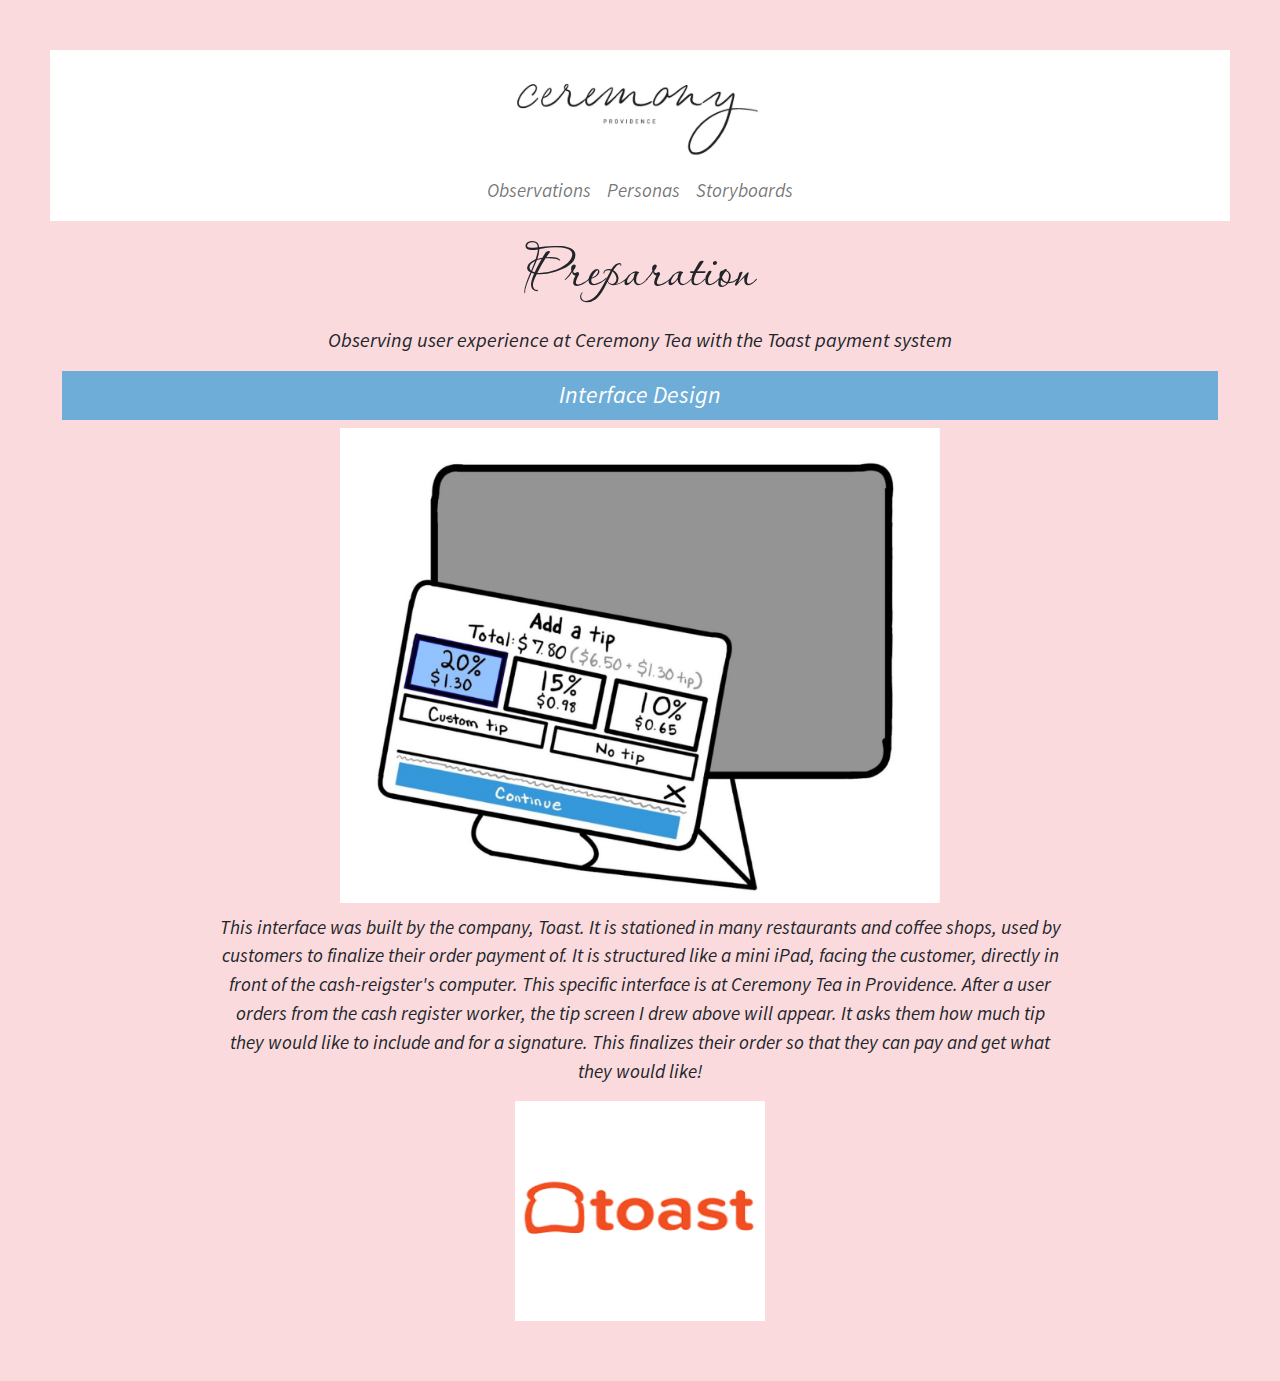
<file: index.html>
<!-- code in this assigment was written with help from Jeff Huang's YouTube video on responsive UI: https://www.youtube.com/watch?v=6Df6xbs5m8A&t=3387s -->
<!-- code in this assigment was also written with help on boostrap from https://getbootstrap.com/docs/4.1/getting-started/ -->

<!doctype html>
<html lang="en"> <!-- indicates this file is written in english -->
  <head>
    <meta charset="utf-8"> <!-- tells that we are coding in utf 8 -->
    <meta name="viewport" content="width=device-width, initial-scale=1, shrink-to-fit=no">

    <!-- linking to our stylesheets -->
    <link rel="stylesheet" href="bootstrap.css">
    <link rel="stylesheet" href="style.css">
    <title>Storyboarding and Personas</title>
  </head>
  <body>

<nav class="navbar navbar-expand-sm navbar-light bg-white">
    <div class="container-fluid d-flex flex-column"> 
        <!-- the # below just means go back to your own page -->
        <a class="navbar-brand" href="#"><img src="images/ceremonyTea.jpg" alt="ceremony logo" width="300" height ="100"></a> 
        <div class="collapse navbar-collapse">
            <ul class="navbar-nav ml-auto">
                <li class="navbar-item"><a href="observations.html" class="nav-link">Observations</a></li>
                <li class="navbar-item"><a href="personas.html" class="nav-link">Personas</a></li>
                <li class="navbar-item"><a href="storyboards.html" class="nav-link">Storyboards</a></li>
            </ul>
        </div>
    </div>
</div>
</nav>

</body>

<div id="preparation.html" class="container-fluid bg-gray text-center">
    <h1 class="text-dark display-1">Preparation</h1>
    <p class="lead"> Observing user experience at Ceremony Tea with the Toast payment system </p>
    <h4 class="header">Interface Design</h4>
    <img src="images/toastDesign.png" alt="toast at checkout" width="600" height ="475">
</div>

<div  class="container">
    <p> This interface was built by the company, Toast. It is stationed in many 
        restaurants and coffee shops, used by customers to finalize their order payment of.
         It is structured like a mini iPad, facing the customer, directly in front
        of the cash-reigster's computer. This specific interface is at Ceremony Tea in Providence. 
        After a user orders from the cash register worker, the tip screen I drew above will appear. 
        It asks them how much tip they would like to include and for a signature. 
        This finalizes their order so that they can pay and get what they would like!  </p>
        <img src="images/toast.png" alt="toast company logo" width="250" height ="220">
</div>
</html>
</file>
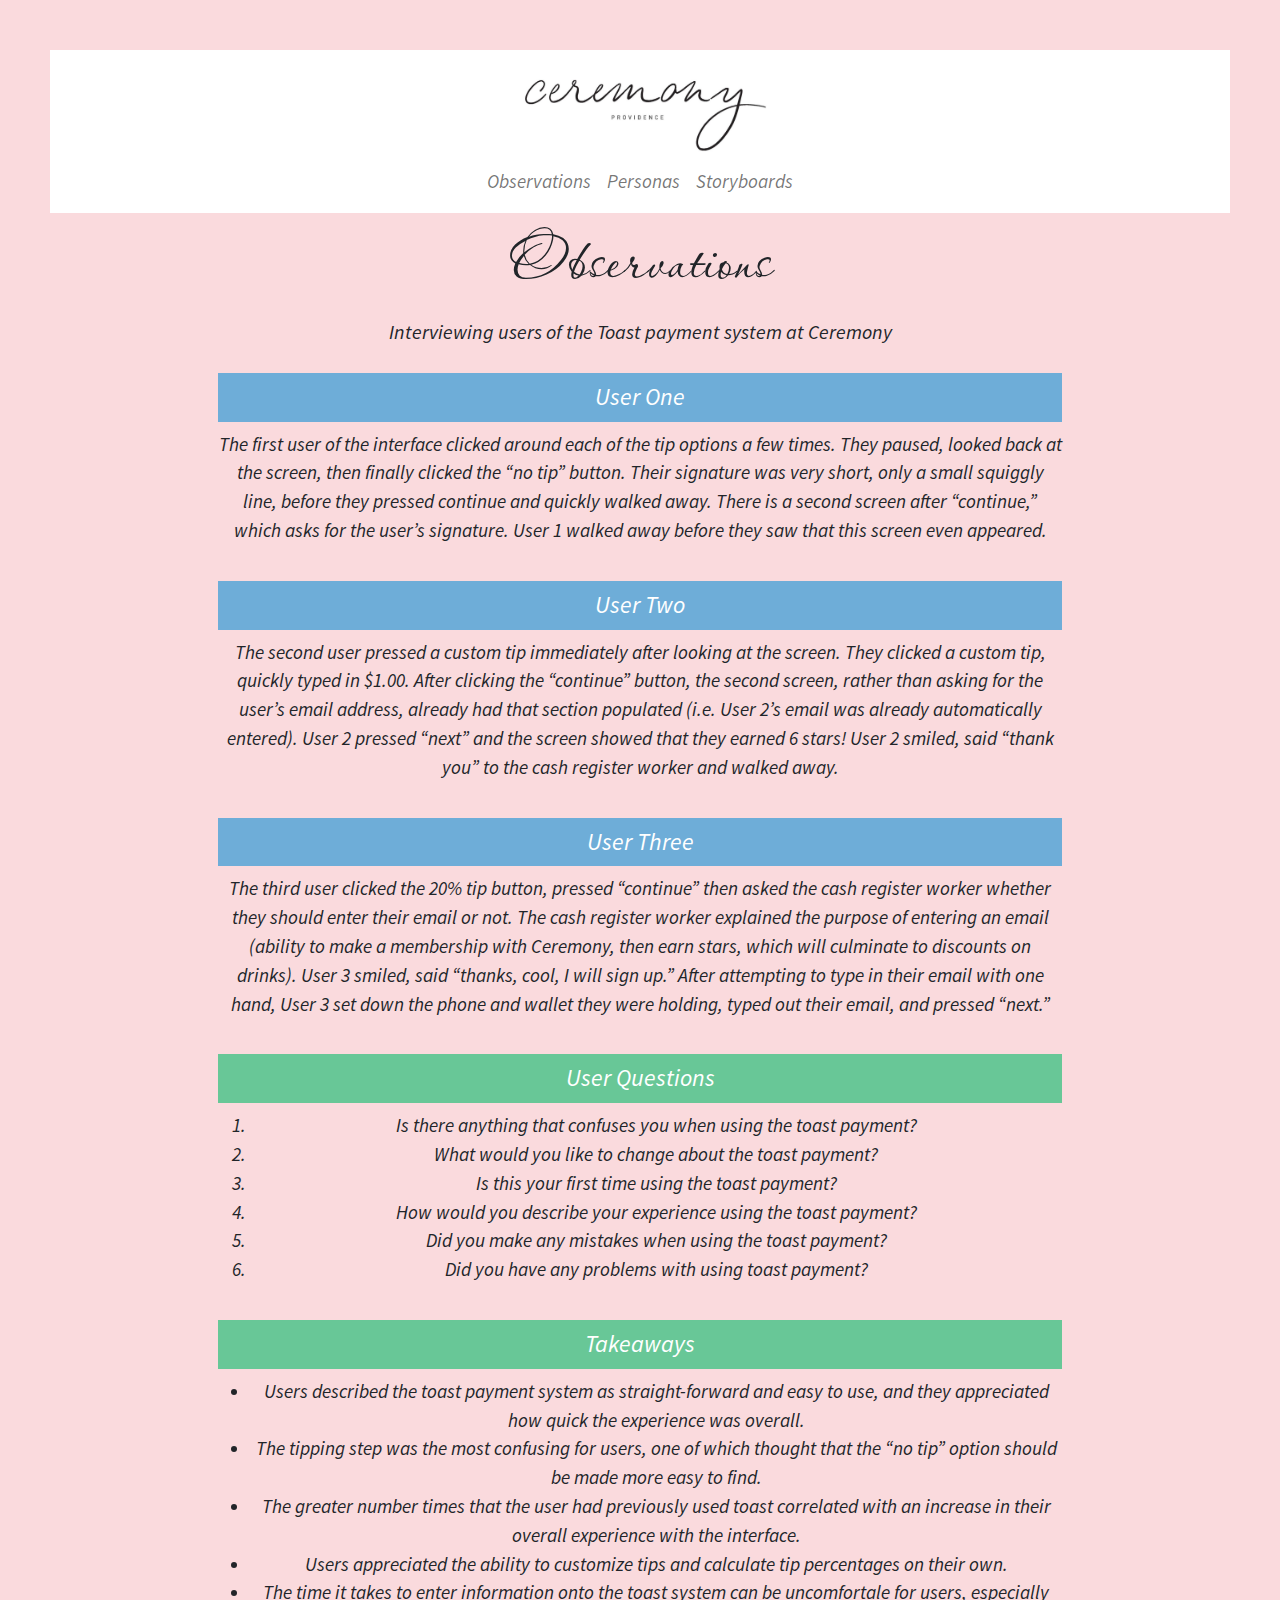
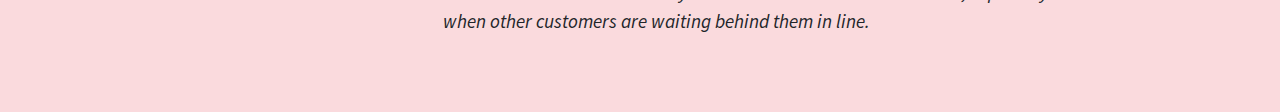
<file: observations.html>
<!doctype html>
<html lang="en"> <!-- indicates this file is written in english -->
  <head>
    <meta charset="utf-8"> <!-- tells that we are coding in utf 8 -->
    <meta name="viewport" content="width=device-width, initial-scale=1, shrink-to-fit=no">

    <!-- linking to our stylesheets -->
    <link rel="stylesheet" href="bootstrap.css">
    <link rel="stylesheet" href="style.css">
    <title>Storyboarding and Personas</title>
  </head>
  <body>

<nav class="navbar navbar-expand-sm navbar-light bg-white">
    <div class="container-fluid d-flex flex-column"> 
        <!-- the # below just means go back to your own page -->
        <a href="index.html"><button class="button"><img src="images/ceremonyTea.jpg" alt="ceremony logo" width="300" height ="100"></a> 
        <div class="collapse navbar-collapse">
            <ul class="navbar-nav ml-auto">
                <li class="navbar-item"><a href="observations.html" class="nav-link">Observations</a></li>
                <li class="navbar-item"><a href="personas.html" class="nav-link">Personas</a></li>
                <li class="navbar-item"><a href="storyboards.html" class="nav-link">Storyboards</a></li>
            </ul>
        </div>
    </div>
</div>
</nav>

<div id="preparation.html" class="container-fluid bg-gray text-center">
    <h1 class="text-dark display-1">Observations</h1>
    <p class="lead"> Interviewing users of the Toast payment system at Ceremony </p>
</div>

<div  class="container">
    <h4 class="header">User One</h4>
    <p> The first user of the interface clicked around each of the tip options a few times. They paused, 
        looked back at the screen, then finally clicked the “no tip” button. Their signature was very short, 
        only a small squiggly line, before they pressed continue and quickly walked away. There is a second 
        screen after “continue,” which asks for the user’s signature. User 1 walked away before they saw 
        that this screen even appeared.  </p>
</div>

<div  class="container">
    <h4 class="header">User Two</h4>
    <p> The second user pressed a custom tip immediately after looking at the screen. They clicked a 
        custom tip, quickly typed in $1.00. After clicking the “continue” button, the second screen, 
        rather than asking for the user’s email address, already had that section populated (i.e. User 
        2’s email was already automatically entered). User 2 pressed “next” and the screen showed that 
        they earned 6 stars! User 2 smiled, said “thank you” to the cash register worker and walked away.   
    </p>
</div>

<div  class="container">
    <h4 class="header">User Three</h4>
    <p> The third user clicked the 20% tip button, pressed “continue” then asked the cash register worker 
        whether they should enter their email or not. The cash register worker explained the purpose of entering 
        an email (ability to make a membership with Ceremony, then earn stars, which will culminate to 
        discounts on drinks). User 3 smiled, said “thanks, cool, I will sign up.” After attempting to type 
        in their email with one hand, User 3 set down the phone and wallet they were holding, typed out 
        their email, and pressed “next.”    
    </p>
</div>

<div class="container">
<h4 id="specialHeader" class="header" >User Questions</h4>
    <ol>
        <li>Is there anything that confuses you when using the toast payment? </li>
        <li>What would you like to change about the toast payment? </li>
        <li>Is this your first time using the toast payment?</li>
        <li>How would you describe your experience using the toast payment?  </li>
        <li>Did you make any mistakes when using the toast payment? </li>
        <li>Did you have any problems with using toast payment?  </li>
    </ol>
</div>

<div class="container">
    <h4 id="specialHeader" class="header" >Takeaways</h4>
    <ul>
        <li>Users described the toast payment system as straight-forward and easy to use, and they appreciated
            how quick the experience was overall. </li>
        <li>The tipping step was the most confusing for users, one of which thought that the “no tip” option should 
            be made more easy to find. </li>
        <li>The greater number times that the user had previously used toast correlated with an increase in their 
            overall experience with the interface. </li>
        <li>Users appreciated the ability to customize tips and calculate tip percentages on their own. </li>
        <li>The time it takes to enter information onto the toast system can be uncomfortale for users, especially 
            when other customers are waiting behind them in line.  </li>
    </ul>
</div>
</file>
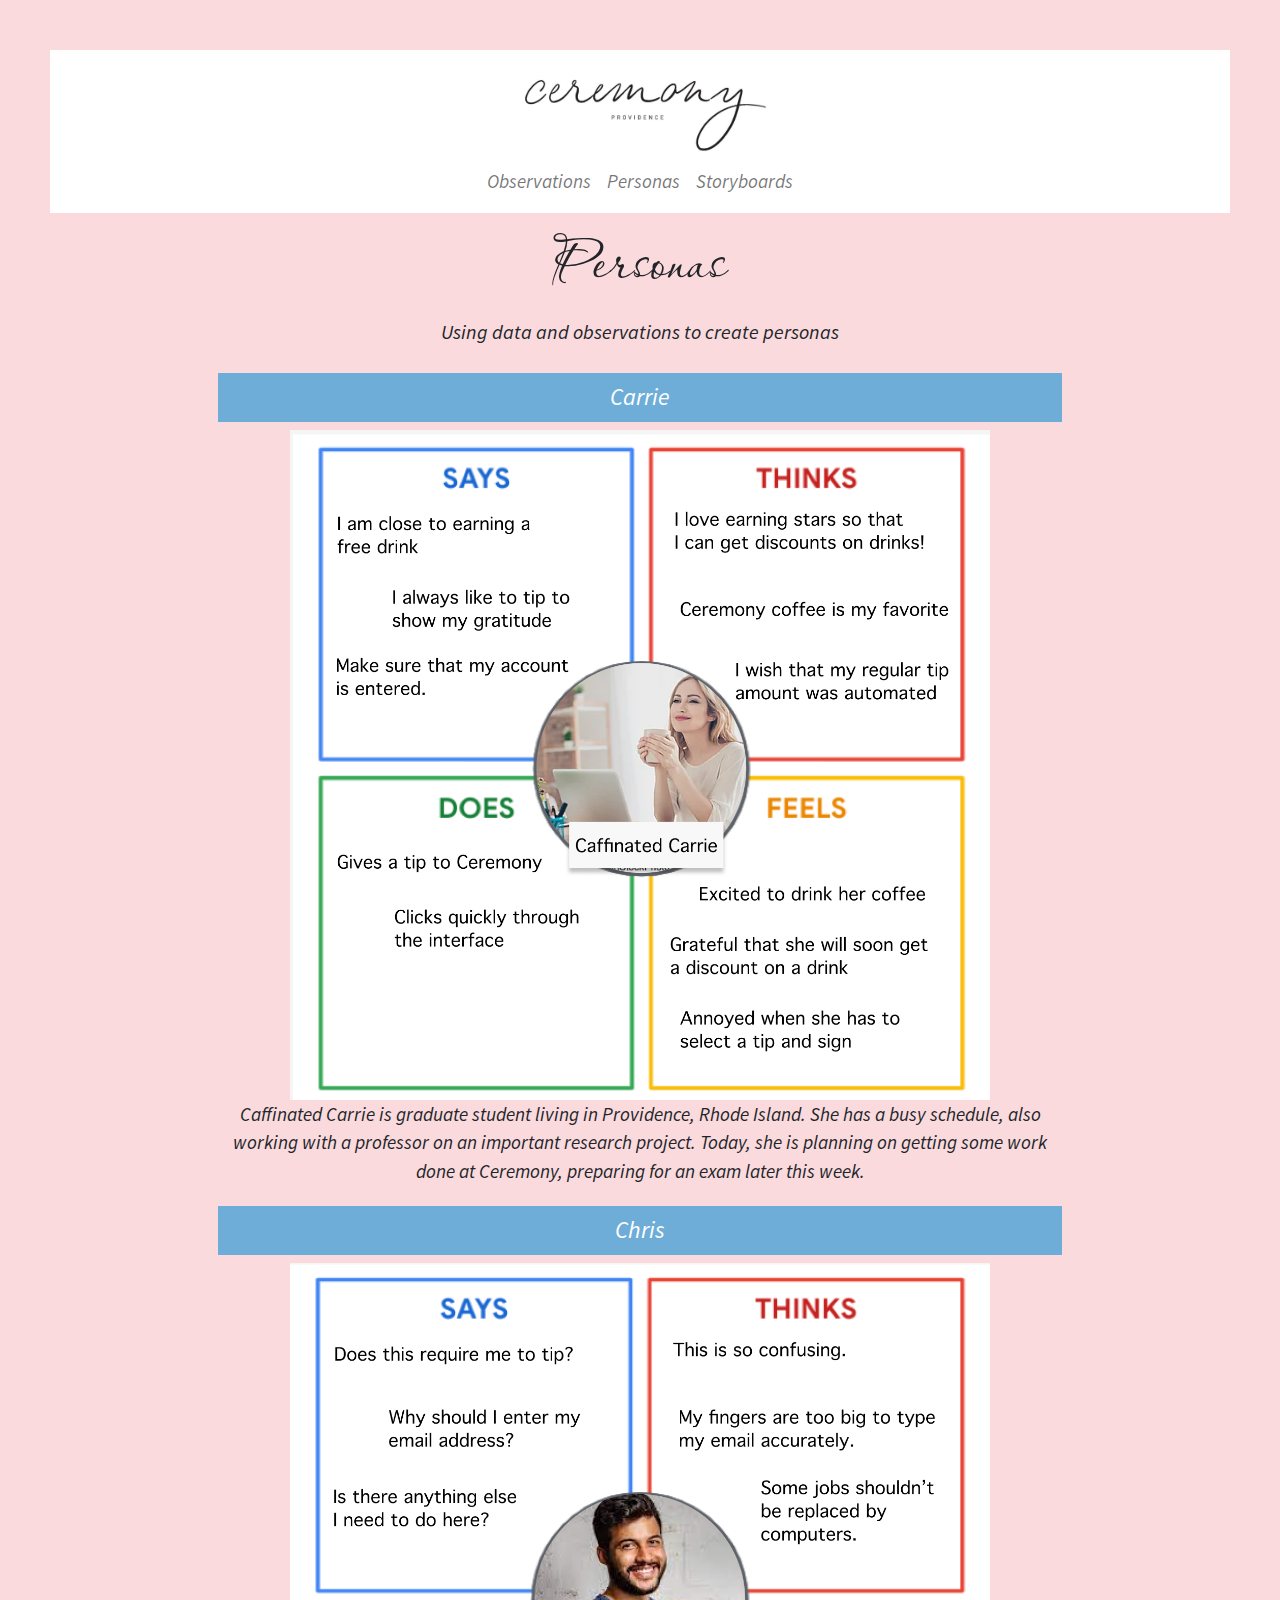
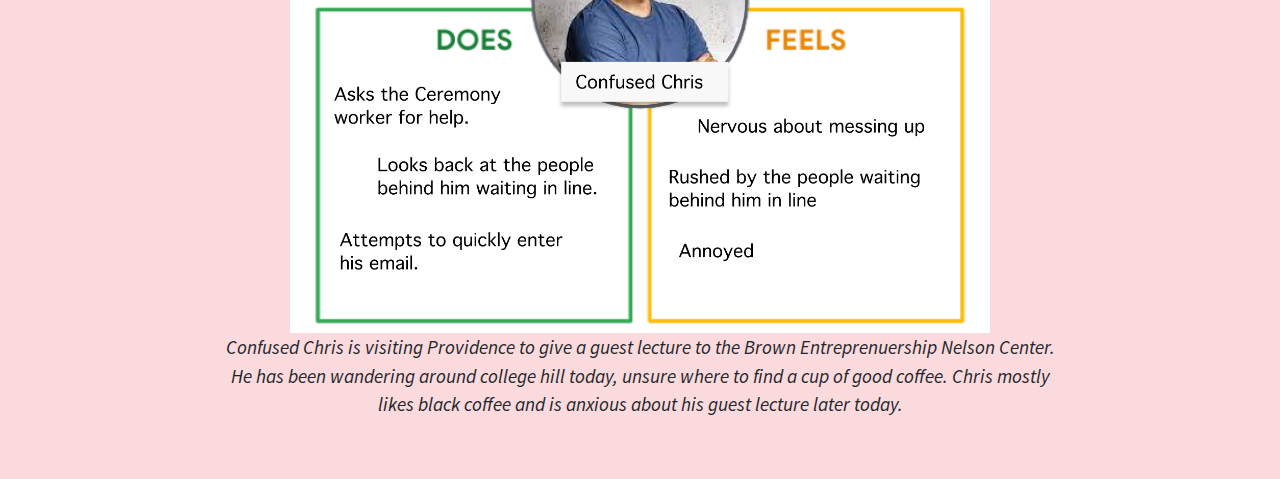
<file: personas.html>
<!doctype html>
<html lang="en"> <!-- indicates this file is written in english -->
  <head>
    <meta charset="utf-8"> <!-- tells that we are coding in utf 8 -->
    <meta name="viewport" content="width=device-width, initial-scale=1, shrink-to-fit=no">

    <!-- linking to our stylesheets -->
    <link rel="stylesheet" href="bootstrap.css">
    <link rel="stylesheet" href="style.css">
    <title>Storyboarding and Personas</title>
  </head>
  <body>

<nav class="navbar navbar-expand-sm navbar-light bg-white">
    <div class="container-fluid d-flex flex-column"> 
        <!-- the # below just means go back to your own page -->
        <a href="index.html"><button class="button"><img src="images/ceremonyTea.jpg" alt="ceremony logo" width="300" height ="100"></a> 
        <div class="collapse navbar-collapse">
            <ul class="navbar-nav ml-auto">
                <li class="navbar-item"><a href="observations.html" class="nav-link">Observations</a></li>
                <li class="navbar-item"><a href="personas.html" class="nav-link">Personas</a></li>
                <li class="navbar-item"><a href="storyboards.html" class="nav-link">Storyboards</a></li>
            </ul>
        </div>
    </div>
</div>
</nav>

<div id="personas.html" class="container-fluid bg-gray text-center">
    <h1 class="text-dark display-1">Personas</h1>
    <p class="lead"> Using data and observations to create personas </p>
</div>

<div  class="container">
    <h4 class="header">Carrie</h4>
    <img src="images/carrieStory.png" alt="user story for Caffinated Carrie" width="700" height ="670">
    <div>
        <body>
            Caffinated Carrie is graduate student living in Providence, Rhode Island. She has a busy schedule, 
            also working with a professor on an important research project. Today, she is planning on getting
            some work done at Ceremony, preparing for an exam later this week. 
        </body>
    </div>    
</div>

<div  class="container">
    <h4 class="header">Chris</h4>
    <img src="images/chrisStory.png" alt="user story for Caffinated Carrie" width="700" height ="670">
    <div>
        <body>
            Confused Chris is visiting Providence to give a guest lecture to the Brown Entreprenuership Nelson Center. 
            He has been wandering around college hill today, unsure where to find a cup of good coffee. 
            Chris mostly likes black coffee and is anxious about his guest lecture later today.  
        </body>
    </div>
</div>
</file>
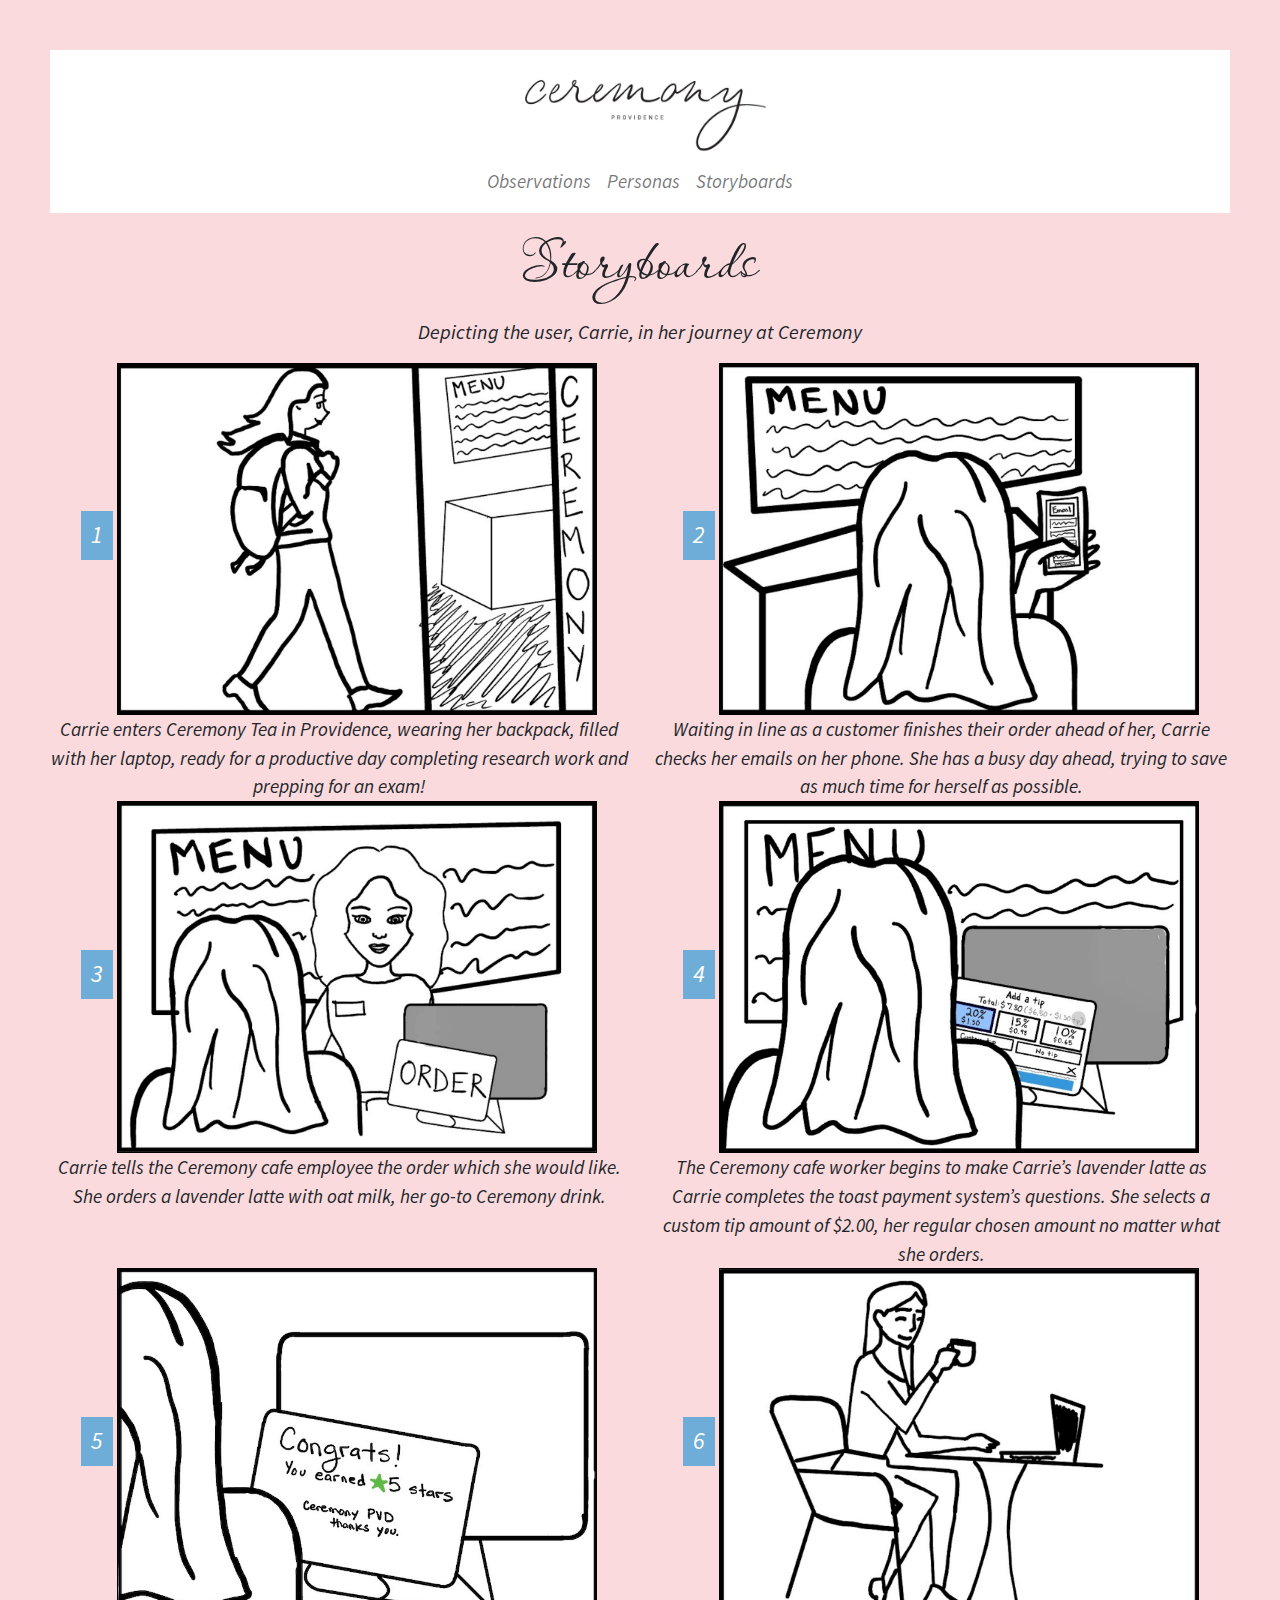
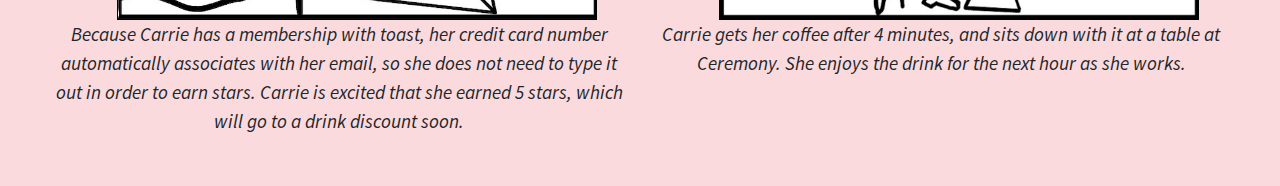
<file: storyboards.html>
<!doctype html>
<html lang="en"> <!-- indicates this file is written in english -->
  <head>
    <meta charset="utf-8"> <!-- tells that we are coding in utf 8 -->
    <meta name="viewport" content="width=device-width, initial-scale=1, shrink-to-fit=no">

    <!-- linking to our stylesheets -->
    <link rel="stylesheet" href="bootstrap.css">
    <link rel="stylesheet" href="style.css">
    <title>Storyboarding and Personas</title>
  </head>
  <body>

<nav class="navbar navbar-expand-sm navbar-light bg-white">
    <div class="container-fluid d-flex flex-column"> 
        <!-- the # below just means go back to your own page -->
        <a href="index.html"><button class="button"><img src="images/ceremonyTea.jpg" alt="ceremony logo" width="300" height ="100"></a> 
        <div class="collapse navbar-collapse">
            <ul class="navbar-nav ml-auto">
                <li class="navbar-item"><a href="observations.html" class="nav-link">Observations</a></li>
                <li class="navbar-item"><a href="personas.html" class="nav-link">Personas</a></li>
                <li class="navbar-item"><a href="storyboards.html" class="nav-link">Storyboards</a></li>
            </ul>
        </div>
    </div>
</div>
</nav>

<div id="preparation.html" class="container-fluid bg-gray text-center">
    <h1 class="text-dark display-1">Storyboards</h1>
    <p class="lead"> Depicting the user, Carrie, in her journey at Ceremony </p>
</div>

<div id="" class="">
    <div class="containter">
        <div class="row">
            <div class = "col"> 
                <h4 id="storyHeader" class="header"> 1 </h4>
                <img src="images/story1.png" alt="storyboard image1" class="storyImage"> 
                <div>
                    <body>            
                        Carrie enters Ceremony Tea in Providence, wearing her backpack, filled 
                        with her laptop, ready for a productive day completing research work and 
                        prepping for an exam! 
                    </body>
                </div>
                
            </div>
            <div class = "col"> 
                <h4 id="storyHeader" class="header"> 2 </h4>
                <img src="images/story2.png" alt="storyboard image2" class="storyImage"> 
                <div>
                    <body>                    
                        Waiting in line as a customer finishes their order ahead of her, Carrie 
                        checks her emails on her phone. She has a busy day ahead, trying to save 
                        as much time for herself as possible. 
                    </body>
                </div>               
            </div>
            <div class = "col"> 
                <h4 id="storyHeader" class="header"> 3 </h4>
                <img src="images/story3.png" alt="storyboard image3" class="storyImage"> 
                <div>
                    <body>
                        Carrie tells the Ceremony cafe employee the order which she would like. 
                        She orders a lavender latte with oat milk, her go-to Ceremony drink. 
                    </body>
                </div>               
            </div>
            <div class = "col"> 
                <h4 id="storyHeader" class="header"> 4 </h4>
                <img src="images/story4.png" alt="storyboard image4" class="storyImage"> 
                <div>
                    <body>
                        The Ceremony cafe worker begins to make Carrie’s lavender latte as Carrie 
                        completes the toast payment system’s questions. She selects a custom tip 
                        amount of $2.00, her regular chosen amount no matter what she orders. 
                    </body>
                </div>
                
            </div>
            <div class = "col"> 
                <h4 id="storyHeader" class="header"> 5 </h4>
                <img src="images/story5.png" alt="storyboard image5" class="storyImage">
                <div>
                    <body>
                        Because Carrie has a membership with toast, her credit card number 
                        automatically associates with her email, so she does not need to type 
                        it out in order to earn stars. Carrie is excited that she earned 5 stars, 
                        which will go to a drink discount soon. 
                    </body>
                </div>                
            </div>
            <div class = "col"> 
                <h4 id="storyHeader" class="header"> 6 </h4>
                <img src="images/story6.png" alt="storyboard image6" class="storyImage"> 
                <div>
                    <body>
                        Carrie gets her coffee after 4 minutes, and sits down with it at a table at 
                        Ceremony. She enjoys the drink for the next hour as she works. 
                    </body>
                </div>
            </div>
        </div>
    </div>
</div>
</file>
<file: style.css>
/* source-sans-pro-italic - latin */
@font-face {
    font-family: 'Source Sans Pro';
    font-style: italic;
    font-weight: 400;
    src: url('./fonts/source-sans-pro-v21-latin-italic.eot'); /* IE9 Compat Modes */
    src: local(''),
         url('./fonts/source-sans-pro-v21-latin-italic.eot?#iefix') format('embedded-opentype'), /* IE6-IE8 */
         url('./fonts/source-sans-pro-v21-latin-italic.woff2') format('woff2'), /* Super Modern Browsers */
         url('./fonts/source-sans-pro-v21-latin-italic.woff') format('woff'), /* Modern Browsers */
         url('./fonts/source-sans-pro-v21-latin-italic.ttf') format('truetype'), /* Safari, Android, iOS */
         url('./fonts/source-sans-pro-v21-latin-italic.svg#SourceSansPro') format('svg'); /* Legacy iOS */
  }

/* passions-conflict-regular - latin */
@font-face {
    font-family: 'Passions Conflict';
    font-style: normal;
    font-weight: 400;
    src: url('./fonts/passions-conflict-v5-latin-regular.eot'); /* IE9 Compat Modes */
    src: local(''),
         url('./fonts/passions-conflict-v5-latin-regular.eot?#iefix') format('embedded-opentype'), /* IE6-IE8 */
         url('./fonts/passions-conflict-v5-latin-regular.woff2') format('woff2'), /* Super Modern Browsers */
         url('./fonts/passions-conflict-v5-latin-regular.woff') format('woff'), /* Modern Browsers */
         url('./fonts/passions-conflict-v5-latin-regular.ttf') format('truetype'), /* Safari, Android, iOS */
         url('./fonts/passions-conflict-v5-latin-regular.svg#PassionsConflict') format('svg'); /* Legacy iOS */
  }

body {
    font-family: "Source Sans Pro"; 
    background-color: #fadadd;
    text-align: center;
    font-size: 1.2rem;
    padding: 50px;
}
p {
    font-family: "Source Sans Pro"; 
}

h1 {
    font-family: "Passions Conflict", cursive;
    text-align: center;
}
h2,
h3,
h4 {
    padding-top: 2rem; /* rem means proportional to the root font size */
    text-align: center;
}

.button {
    background-color: Transparent;
    border: none;
}

.container {
    padding: 10px;
    width: 45em;
}

.header {
    padding: 10px;
    text-align: center;
    background: #6eadd8;
    color: white;
    font-size: 1.5rem;
    display: block;
}

#specialHeader {
    background-color:rgb(104, 199, 151);
}

#storyHeader {
    display:inline-flex;
}
.storyImage {
    border: 0.1rem solid black;
    width: 30rem;
    height: 22rem;  
    object-fit: cover;
}
</file>
